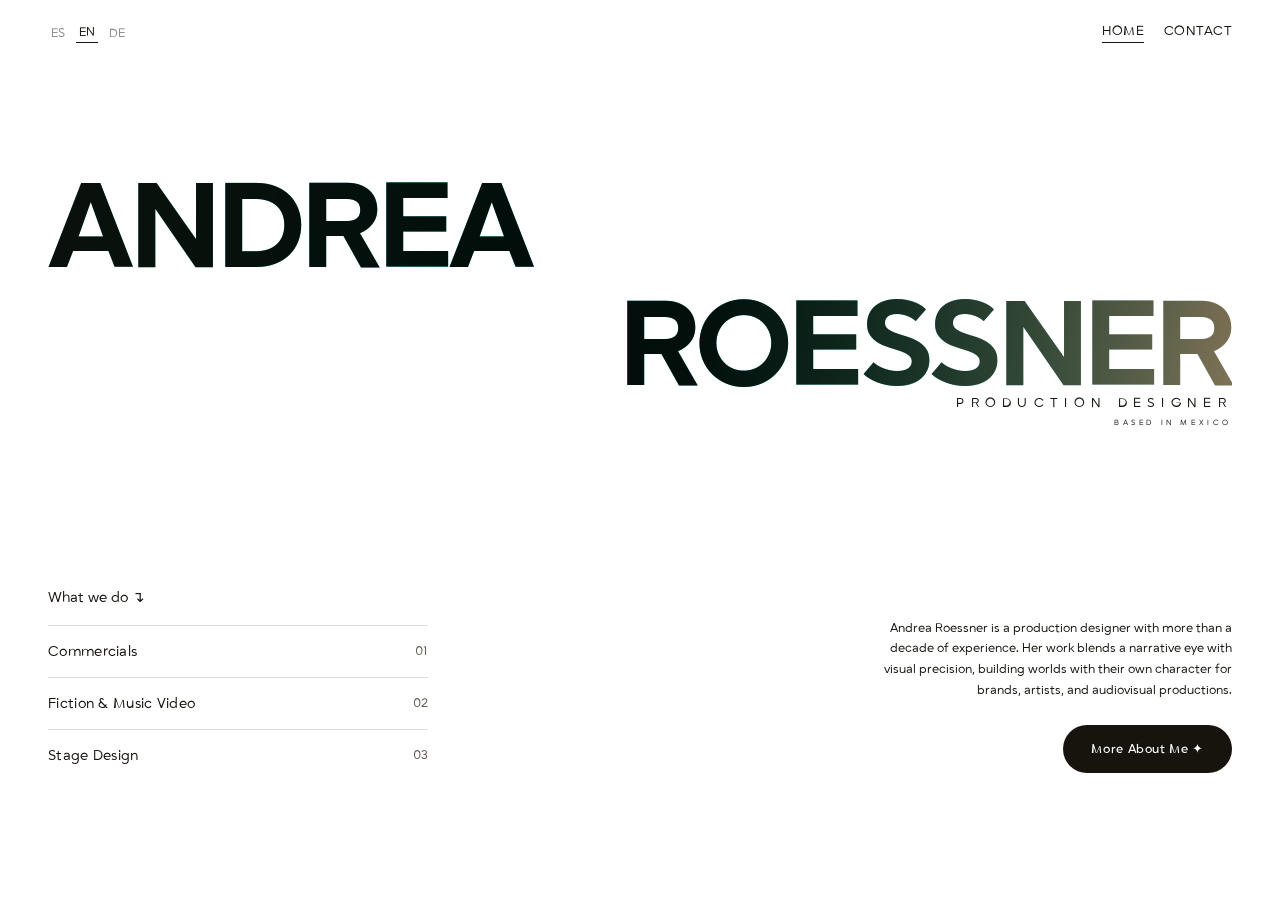
<file: index.html>
<!DOCTYPE html><html lang="es"><head><meta charset="utf-8"><meta name="viewport" content="width=device-width,initial-scale=1"><title>Andrea Roessner — Production Designer</title><meta name="description" content="Andrea Roessner, production designer specialized in commercials, music videos and stage design."><link rel="stylesheet" href="css/style.css"></head><body><div class="page"><div data-nav="home"></div><section class="hero" id="hero"><div class="hero__bg" data-bg="commercials"><img src="assets/comerciales-bg_.jpg" alt=""></div><div class="hero__bg" data-bg="videoclips"><img src="assets/videoclips-bg_.jpg" alt=""></div><div class="hero__bg" data-bg="stagedesign"><img src="assets/escenografias-bg_.jpg" alt=""></div><div class="hero__overlay" data-overlay="commercials"></div><div class="hero__overlay" data-overlay="videoclips"></div><div class="hero__overlay" data-overlay="stagedesign"></div><div class="hero__name"><div class="hero__name-line hero__name-line--andrea aurora-text aurora-5 aurora-commercials" id="name-andrea">ANDREA</div><div class="hero__name-line hero__name-line--roessner aurora-text aurora-5 aurora-commercials" id="name-roessner"><span>RO</span><span>ESSNER</span></div><div class="hero__role" id="role-label" data-i18n="home.role"></div><div class="hero__location" data-i18n="home.location"></div></div><div class="hero__row"><div><div class="hero__what" data-i18n="home.whatWeDo"></div><div id="what-we-do-list"><a class="hero__list-item" data-hover="commercials" href="comerciales.html"><span data-i18n="home.serviceCommercials"></span> <span>01</span> </a><a class="hero__list-item" data-hover="videoclips" href="videoclips.html"><span data-i18n="home.serviceVideoclips"></span> <span>02</span> </a><a class="hero__list-item" data-hover="stagedesign" href="escenografias.html"><span data-i18n="home.serviceStagedesign"></span> <span>03</span></a></div></div><div class="hero__about"><p data-i18n="home.about"></p><a href="https://www.instagram.com/andrea.roessner/" target="_blank" rel="noopener" class="hero__cta" data-i18n="home.cta"></a></div></div></section></div><script src="js/i18n.js"></script><script src="js/partials.js"></script><script src="js/main.js"></script><script src="js/home.js"></script></body></html>
</file>
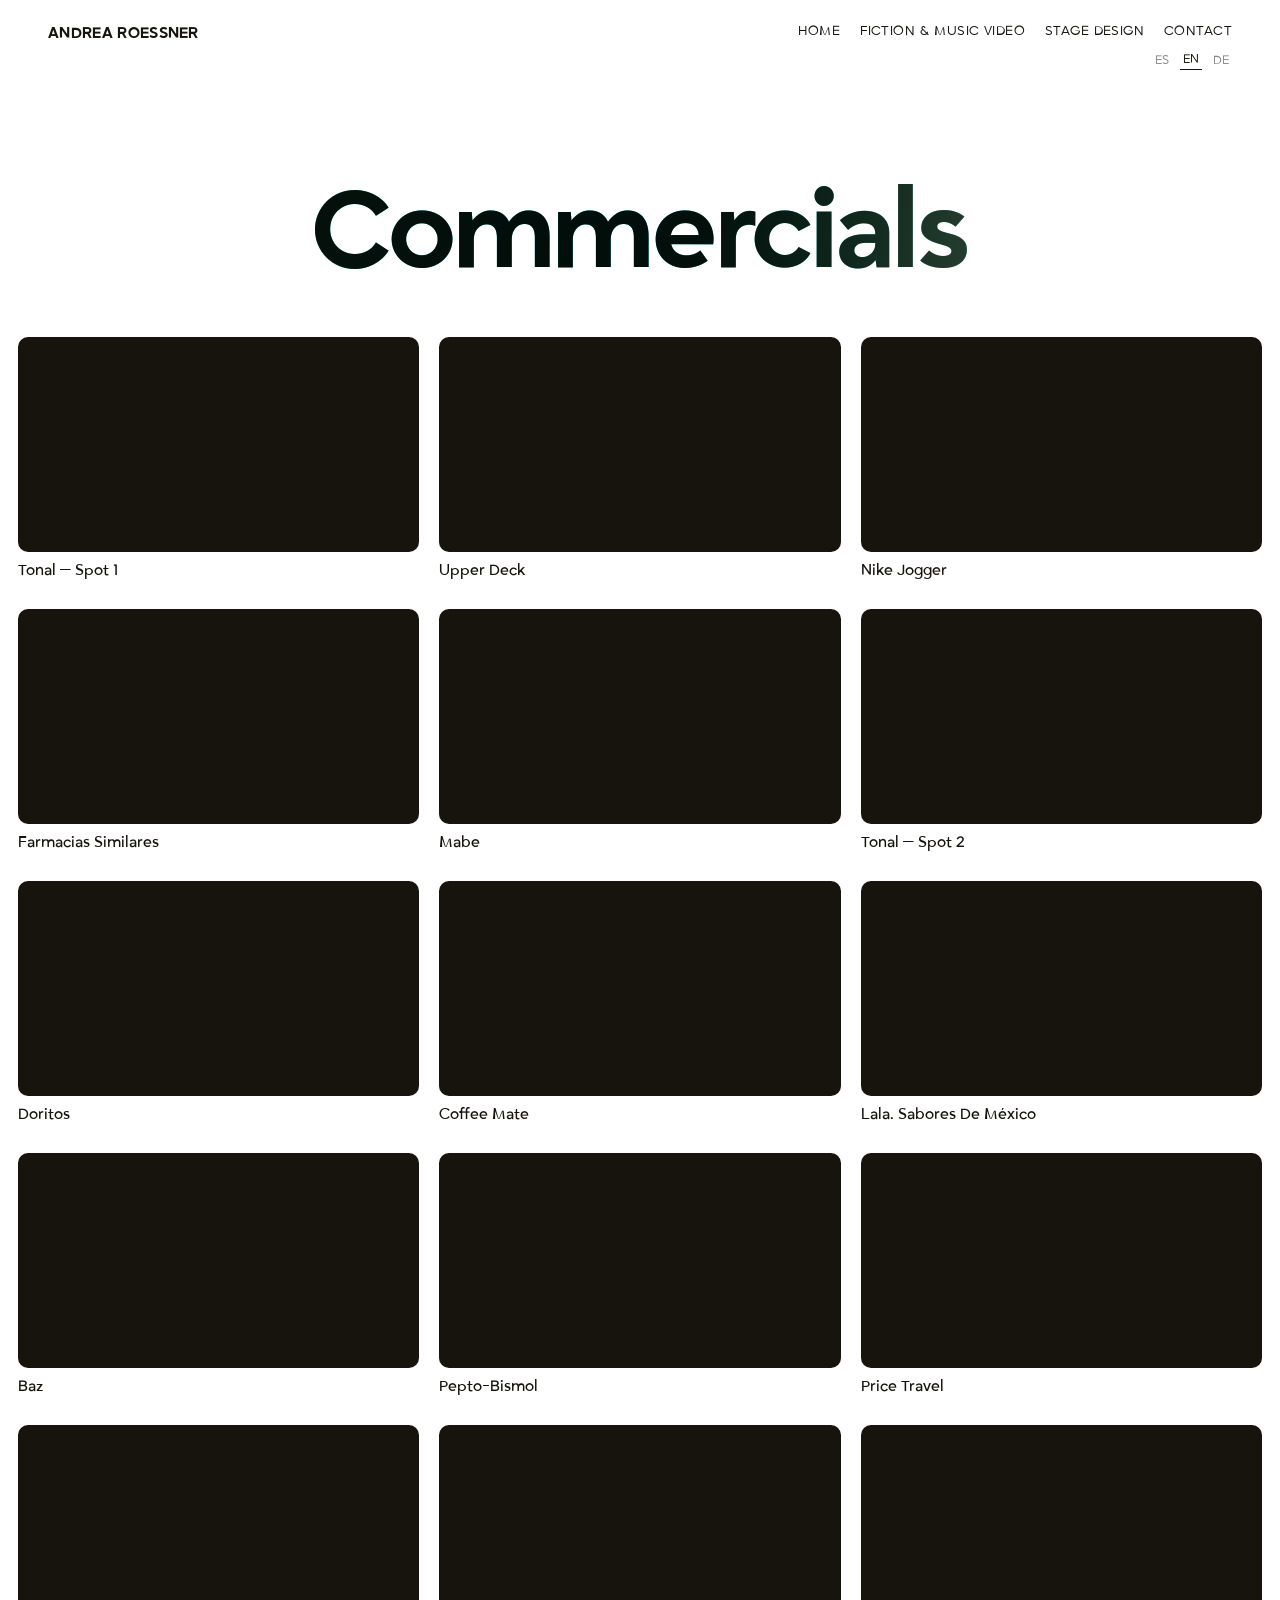
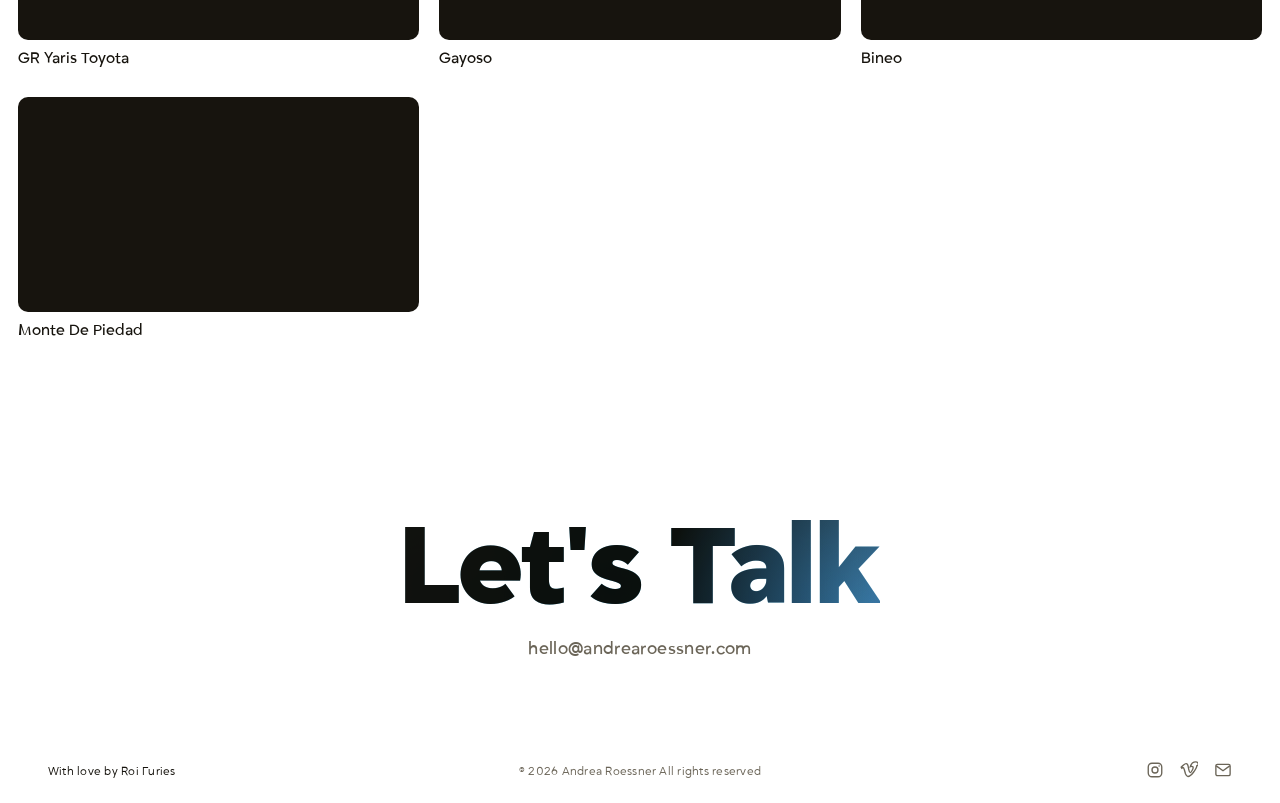
<file: comerciales.html>
<!DOCTYPE html><html lang="es"><head><meta charset="utf-8"><meta name="viewport" content="width=device-width,initial-scale=1"><title>Andrea Roessner — Commercials</title><meta name="description" content="Commercial direction and production design projects by Andrea Roessner."><link rel="stylesheet" href="css/style.css"></head><body data-category="commercials"><div class="page"><div data-nav="commercials"></div><section class="category-hero"><h1 id="category-title" class="aurora-text aurora-5 aurora-commercials"></h1></section><section><div class="project-grid" id="project-grid"></div></section><section class="talk-section"><a href="contacto.html" class="talk-cta aurora-text aurora-5 aurora-talk" data-i18n="contact.title"></a> <a href="mailto:hello@andrearoessner.com" class="talk-email">hello@andrearoessner.com</a></section><div data-footer></div></div><script src="js/i18n.js"></script><script src="js/data.js"></script><script src="js/partials.js"></script><script src="js/main.js"></script><script src="js/category.js"></script></body></html>
</file>
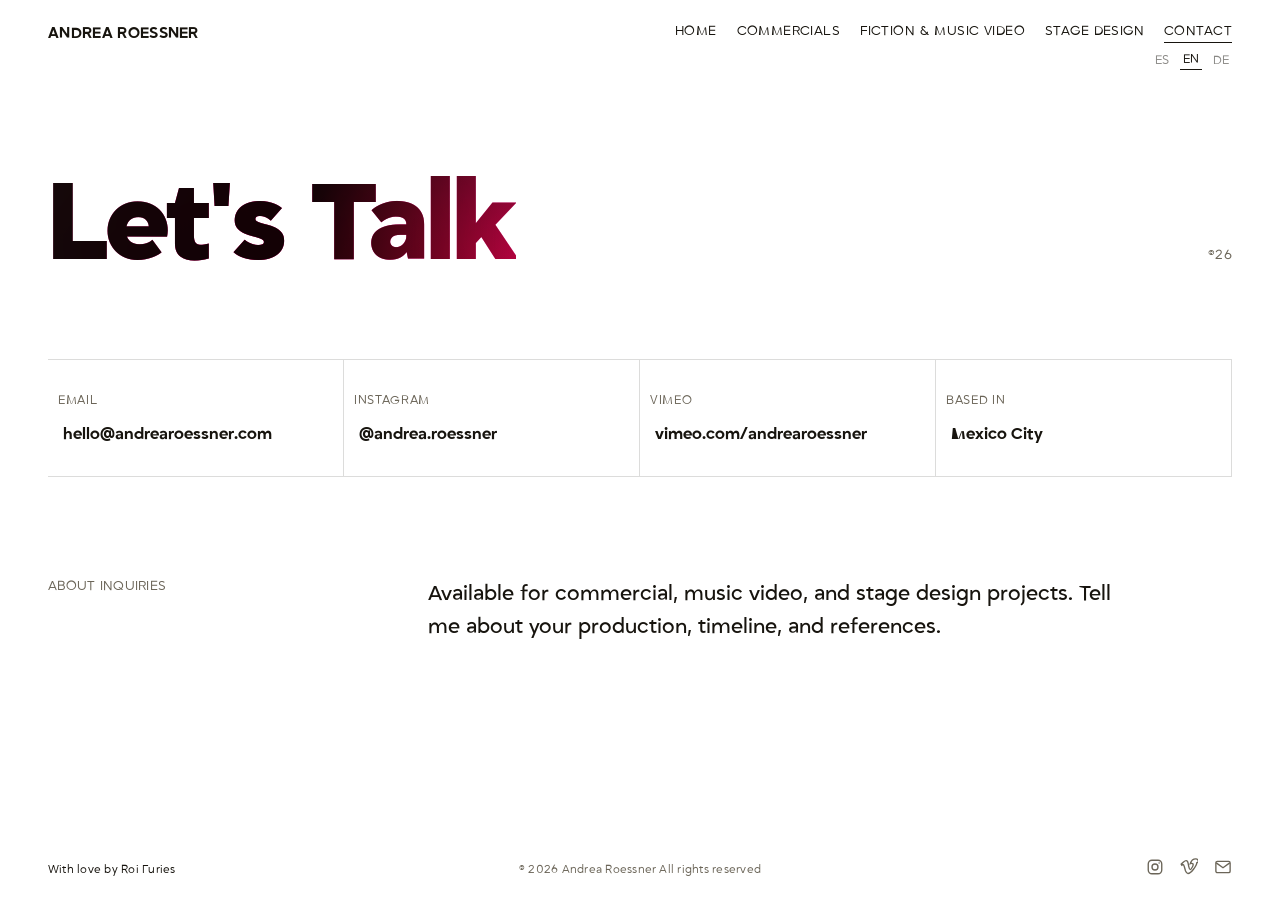
<file: contacto.html>
<!DOCTYPE html><html lang="es"><head><meta charset="utf-8"><meta name="viewport" content="width=device-width,initial-scale=1"><title>Andrea Roessner — Contact</title><meta name="description" content="Get in touch with Andrea Roessner for commercial, music video and stage design projects."><link rel="stylesheet" href="css/style.css"></head><body><div class="page"><div data-nav="contact"></div><section class="contact-hero"><div class="contact-hero__inner"><h1 class="aurora-text aurora-5 aurora-pink" data-i18n="contact.title"></h1><span class="contact-hero__year">©26</span></div></section><section class="contact-grid"><div class="contact-grid__inner" id="contact-grid"></div></section><section class="contact-about"><div class="contact-about__inner"><div class="contact-about__label" data-i18n="contact.aboutLabel"></div><p class="contact-about__text" data-i18n="contact.aboutText"></p></div></section><div data-footer></div></div><script src="js/i18n.js"></script><script src="js/partials.js"></script><script src="js/main.js"></script><script src="js/contact.js"></script></body></html>
</file>
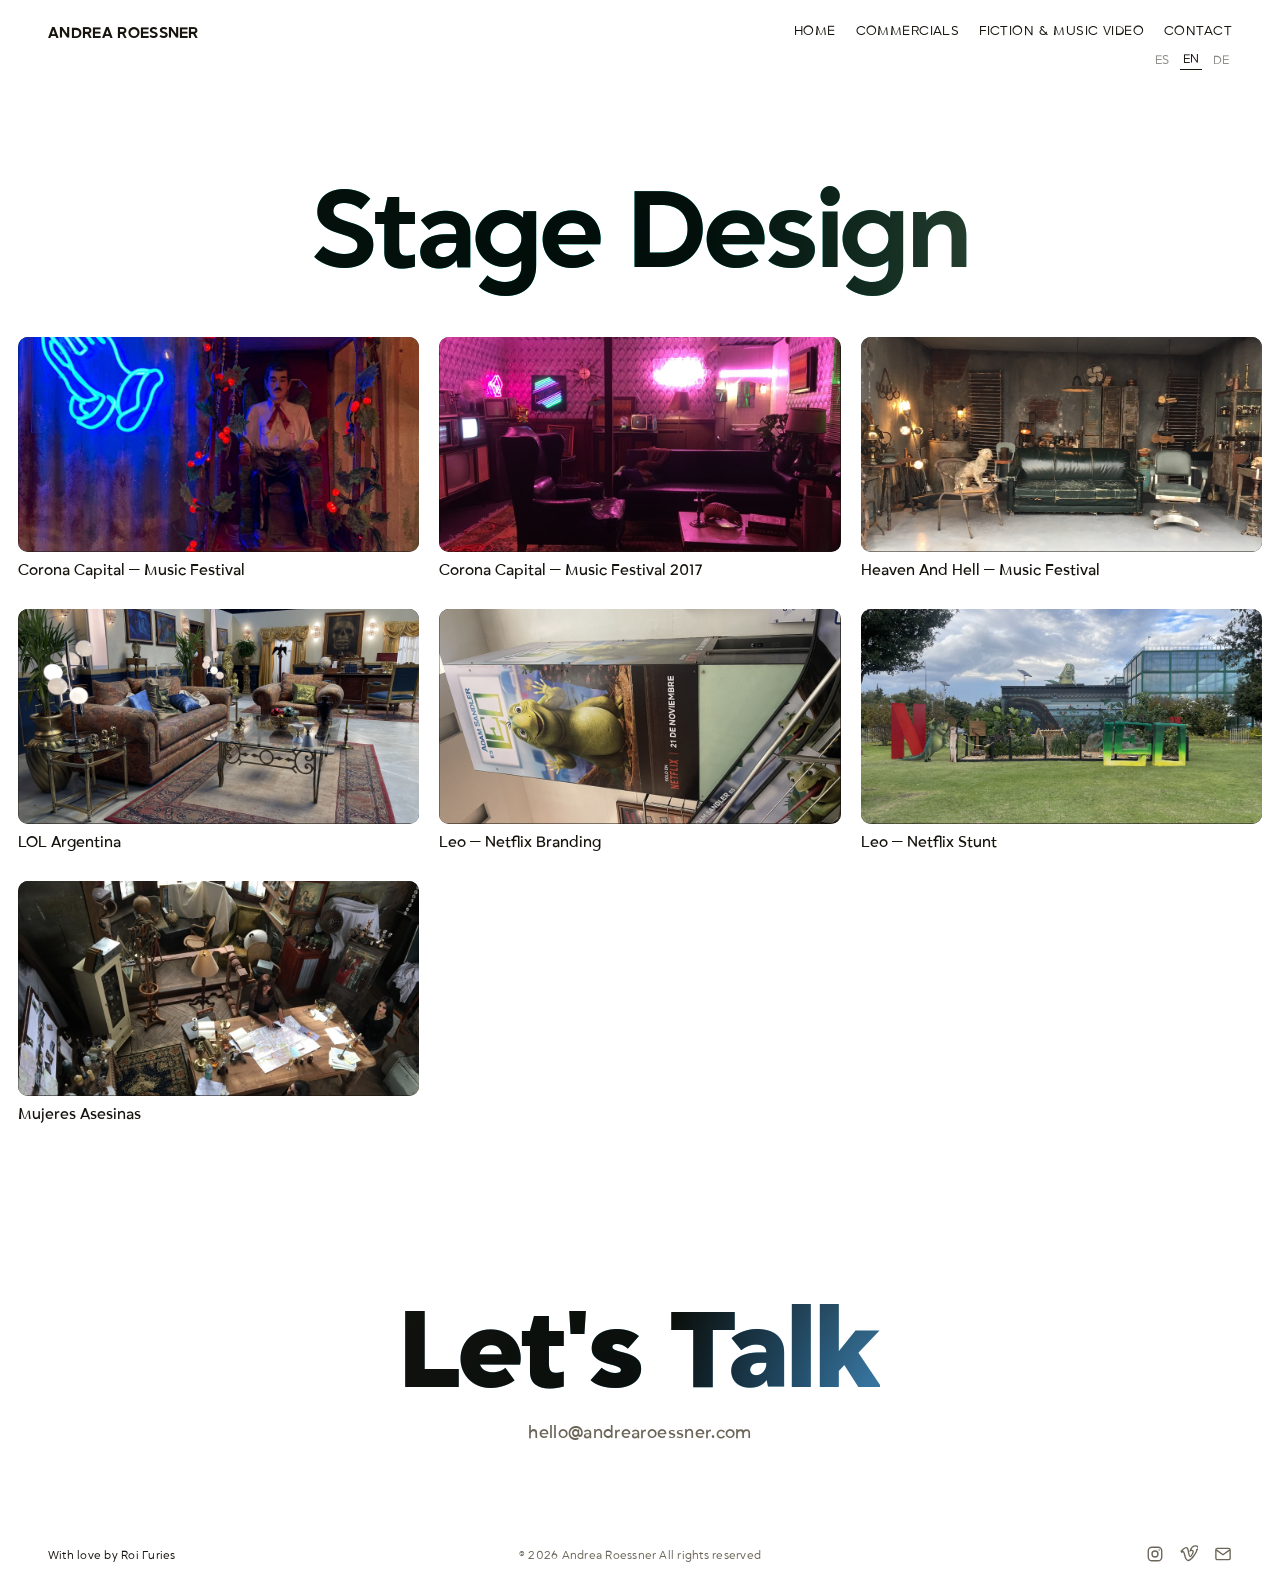
<file: escenografias.html>
<!DOCTYPE html><html lang="es"><head><meta charset="utf-8"><meta name="viewport" content="width=device-width,initial-scale=1"><title>Andrea Roessner — Stage Design</title><meta name="description" content="Stage design and art direction projects by Andrea Roessner."><link rel="stylesheet" href="css/style.css"></head><body data-category="stagedesign"><div class="page"><div data-nav="stagedesign"></div><section class="category-hero"><h1 id="category-title" class="aurora-text aurora-5 aurora-commercials"></h1></section><section><div class="project-grid" id="project-grid"></div></section><section class="talk-section"><a href="contacto.html" class="talk-cta aurora-text aurora-5 aurora-talk" data-i18n="contact.title"></a> <a href="mailto:hello@andrearoessner.com" class="talk-email">hello@andrearoessner.com</a></section><div data-footer></div></div><script src="js/i18n.js"></script><script src="js/data.js"></script><script src="js/partials.js"></script><script src="js/main.js"></script><script src="js/category.js"></script></body></html>
</file>
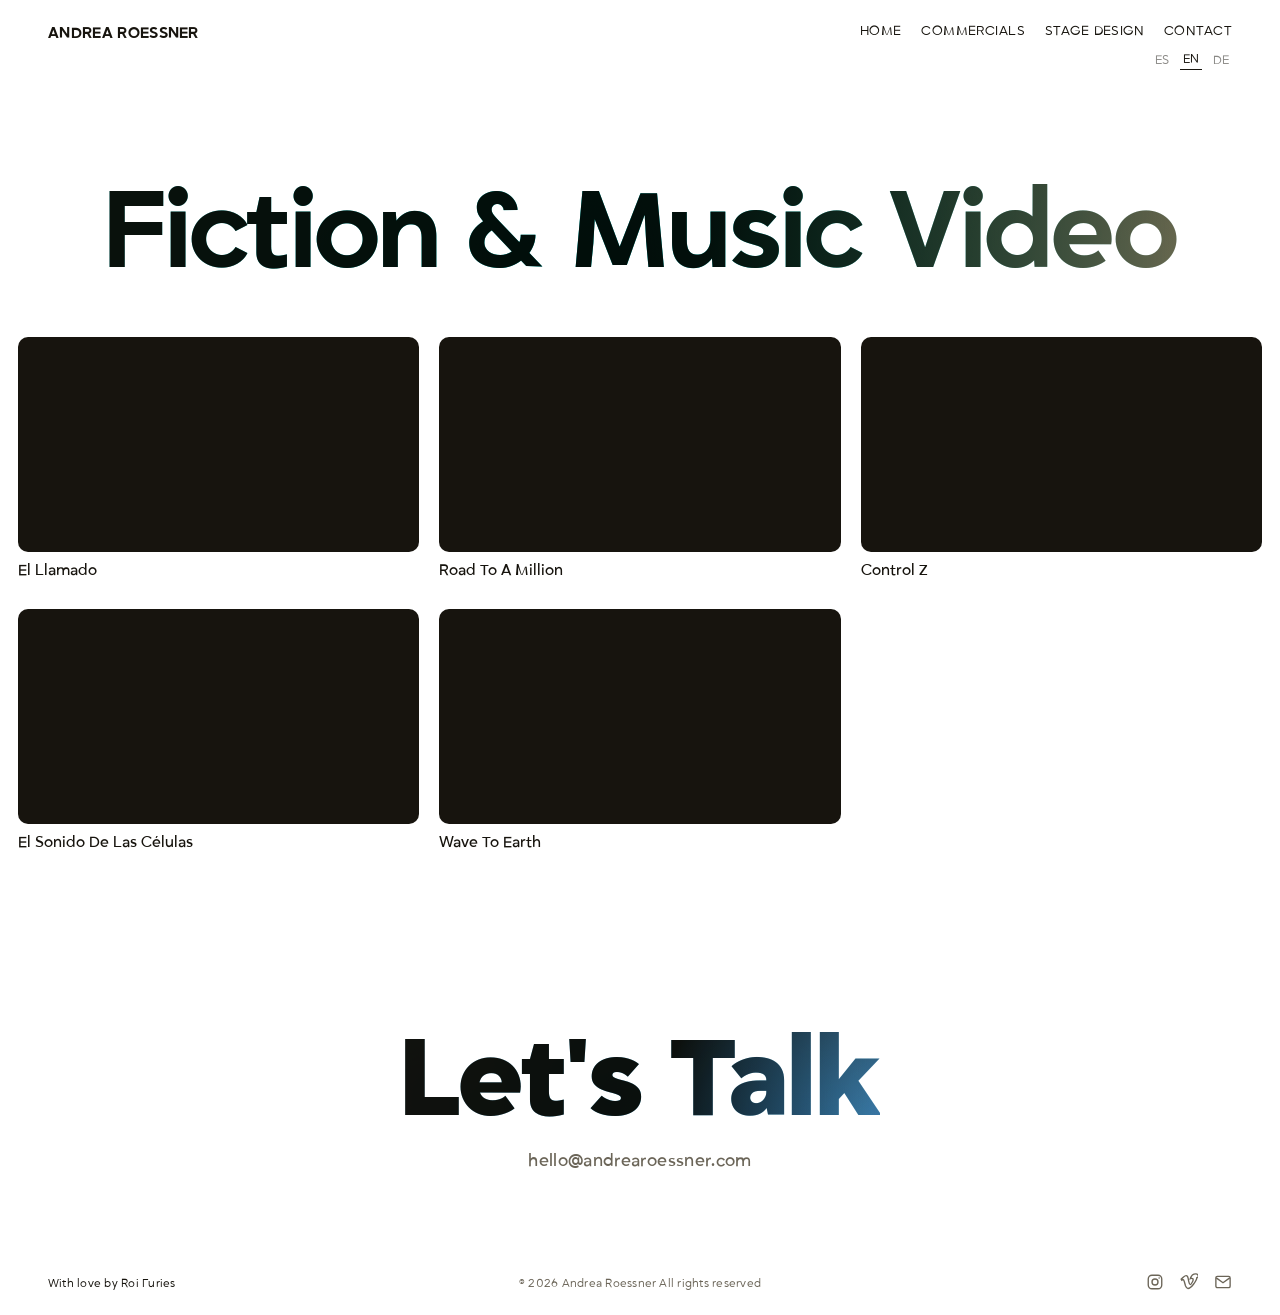
<file: videoclips.html>
<!DOCTYPE html><html lang="es"><head><meta charset="utf-8"><meta name="viewport" content="width=device-width,initial-scale=1"><title>Andrea Roessner — Ficción & Videoclips</title><meta name="description" content="Fiction and music video art direction and production design projects by Andrea Roessner."><link rel="stylesheet" href="css/style.css"></head><body data-category="videoclips"><div class="page"><div data-nav="videoclips"></div><section class="category-hero"><h1 id="category-title" class="aurora-text aurora-5 aurora-commercials"></h1></section><section><div class="project-grid" id="project-grid"></div></section><section class="talk-section"><a href="contacto.html" class="talk-cta aurora-text aurora-5 aurora-talk" data-i18n="contact.title"></a> <a href="mailto:hello@andrearoessner.com" class="talk-email">hello@andrearoessner.com</a></section><div data-footer></div></div><script src="js/i18n.js"></script><script src="js/data.js"></script><script src="js/partials.js"></script><script src="js/main.js"></script><script src="js/category.js"></script></body></html>
</file>
<file: css/style.css>
@font-face{font-family:Grift;src:url('../assets/fonts/Grift-Regular.ttf') format('truetype');font-weight:400;font-display:swap}@font-face{font-family:Grift;src:url('../assets/fonts/Grift-Medium.ttf') format('truetype');font-weight:500;font-display:swap}@font-face{font-family:Grift;src:url('../assets/fonts/Grift-SemiBold.ttf') format('truetype');font-weight:600;font-display:swap}@font-face{font-family:Grift;src:url('../assets/fonts/Grift-Bold.ttf') format('truetype');font-weight:700;font-display:swap}@font-face{font-family:Grift;src:url('../assets/fonts/Grift-Black.ttf') format('truetype');font-weight:900;font-display:swap}:root{--ink:#17140E;--ink-soft:#6B6558;--paper:#FFFFFF;--cream:#F5F3EE;--border:rgba(23, 20, 14, 0.15);--border-active:rgba(245, 243, 238, 0.35)}*{box-sizing:border-box}body,html{margin:0;padding:0}body{background:var(--paper);color:var(--ink);font-family:Grift,sans-serif;min-height:100vh;overflow-x:hidden}a{color:var(--ink);text-decoration:none}img{max-width:100%}@keyframes fadeUp{from{opacity:0;transform:translateY(28px)}to{opacity:1;transform:translateY(0)}}@keyframes fadeInLeft{from{opacity:0;transform:translateX(-40px)}to{opacity:1;transform:translateX(0)}}@keyframes fadeInRight{from{opacity:0;transform:translateX(40px)}to{opacity:1;transform:translateX(0)}}@keyframes auroraMove{0%{background-position:0 50%,100% 0,0 100%,100% 100%}50%{background-position:100% 50%,0 100%,100% 0,0 0}100%{background-position:0 50%,100% 0,0 100%,100% 100%}}@keyframes galleryMarquee{from{transform:translateX(0)}to{transform:translateX(-50%)}}@keyframes spin{to{transform:rotate(360deg)}}.aurora-text{background-image:radial-gradient(circle at 20% 30%,var(--a1,#00c2ff) 0,transparent 45%),radial-gradient(circle at 80% 20%,var(--a2,#ffc640) 0,transparent 45%),radial-gradient(circle at 20% 80%,var(--a3,#33ff8c) 0,transparent 45%),radial-gradient(circle at 80% 80%,var(--a4,#e54cff) 0,transparent 45%);background-size:220% 220%;background-color:var(--ink);background-blend-mode:multiply;-webkit-background-clip:text;background-clip:text;color:transparent;-webkit-text-fill-color:transparent;animation:auroraMove 14s ease-in-out infinite;transition:background-color .5s ease}.aurora-text.aurora-5{background-image:radial-gradient(circle at 20% 30%,var(--a1) 0,transparent 45%),radial-gradient(circle at 80% 20%,var(--a2) 0,transparent 45%),radial-gradient(circle at 20% 80%,var(--a3) 0,transparent 45%),radial-gradient(circle at 80% 80%,var(--a4) 0,transparent 45%),radial-gradient(circle at 50% 50%,var(--a5) 0,transparent 50%)}.aurora-commercials{--a1:#00C2CB;--a2:#FFE38A;--a3:#7FE0D4;--a4:#FF5D8F;--a5:#FF9A76}.aurora-talk{--a1:#7EC8E3;--a2:#3B82C4;--a3:#A9DDF3;--a4:#1E3A6E;--a5:#5AA9DC}.aurora-pink{--a1:#E6007E;--a2:#FF4FA3;--a3:#C90067;--a4:#FF80C0;--a5:#F0006B}.nav{position:fixed;top:0;left:0;right:0;z-index:30;display:grid;grid-template-columns:auto 1fr;align-items:center;row-gap:6px;column-gap:24px;padding:22px 48px;background:rgba(255,255,255,.9);transition:background-color .5s ease}.nav.nav--transparent{background:0 0}.nav__logo{grid-column:1;grid-row:1;justify-self:start;font-weight:700;font-size:16px;letter-spacing:.02em}.nav__links{grid-column:2;grid-row:1;justify-self:end;display:flex;align-items:center;flex-wrap:wrap;gap:12px 20px;font-size:14px;letter-spacing:.03em}.nav .lang-switch{grid-column:2;grid-row:2;justify-self:end}.nav--home{display:flex;align-items:center;justify-content:space-between;flex-wrap:wrap;gap:10px 24px}@media (max-width:700px){.nav{padding:16px 20px}.nav__logo{font-size:13px}.nav__links{font-size:12px;gap:8px 14px}.nav:not(.nav--home){grid-template-columns:1fr;justify-items:center}.nav:not(.nav--home) .nav__logo{grid-column:1;grid-row:1;justify-self:center}.nav:not(.nav--home) .nav__links{grid-column:1;grid-row:2;justify-self:center;justify-content:center}.nav:not(.nav--home) .lang-switch{grid-column:1;grid-row:3;justify-self:center}}.nav__links a{color:inherit;border-bottom:1px solid transparent;transition:color .25s ease,border-color .25s ease;padding-bottom:2px}.nav__links a:hover,.nav__links a[aria-current=page]{border-bottom-color:currentColor}.nav--transparent{color:var(--ink);transition:color .5s ease}.nav--transparent.on-image{color:var(--cream)}.lang-switch{display:flex;gap:8px;font-size:12px;letter-spacing:.05em}.lang-switch button{appearance:none;background:0 0;border:none;font-family:Grift,sans-serif;color:inherit;opacity:.5;cursor:pointer;padding:2px 3px;transition:opacity .25s ease}.lang-switch button:hover{opacity:.9}.lang-switch button[aria-current=true]{opacity:1;border-bottom:1px solid currentColor}.nav__burger{cursor:pointer;display:flex;flex-direction:column;gap:5px;padding:6px}.nav__burger span{width:22px;height:2px;background:currentColor;display:block;transition:background-color .5s ease}.nav__dropdown{position:absolute;top:100%;right:0;margin-top:8px;background:var(--paper);color:var(--ink);border:1px solid var(--border);border-radius:8px;padding:10px 0;min-width:180px;box-shadow:0 12px 32px rgba(0,0,0,.12);display:none;flex-direction:column}.nav__dropdown.open{display:flex}.nav__dropdown a{padding:10px 20px;font-size:14px;letter-spacing:.03em;transition:background-color .2s ease}.nav__dropdown a:hover{background:rgba(0,0,0,.04)}.nav__dropdown .lang-switch{padding:8px 20px 2px;margin-left:0}.footer{display:grid;grid-template-columns:1fr auto 1fr;align-items:center;padding:20px 48px;font-size:12px;letter-spacing:.02em;color:var(--ink-soft);margin-top:auto}.footer__credit{justify-self:start;transition:color .25s ease}.footer__copy{justify-self:center;white-space:nowrap}.footer__social{display:flex;gap:16px;justify-self:end}.footer__social a{color:var(--ink-soft);transition:color .25s ease}.footer__social a:hover{color:var(--ink)}@media (max-width:640px){.footer{grid-template-columns:1fr;justify-items:center;gap:10px;padding:24px 20px;text-align:center}.footer__copy,.footer__credit,.footer__social{justify-self:center}.footer__copy{white-space:normal}}.page{min-height:100vh;display:flex;flex-direction:column}.talk-section{display:flex;flex-direction:column;align-items:center;padding:120px 48px 80px;text-align:center}.talk-cta{font-weight:900;font-size:clamp(56px, 9vw, 160px);letter-spacing:-.01em;transition:opacity .25s ease;line-height:1}.talk-cta:hover{opacity:.6}.talk-email{font-weight:500;font-size:18px;letter-spacing:.02em;color:var(--ink-soft);transition:color .25s ease;margin-top:12px;display:inline-block}.talk-email:hover{color:var(--ink)}.category-hero{padding:170px 48px 40px;text-align:center}.category-hero h1{font-weight:700;font-size:clamp(52px, 9vw, 120px);line-height:1.1;letter-spacing:-.02em;margin:0}.category-blurb{max-width:560px;margin:20px auto 0;font-size:14px;color:var(--ink-soft);line-height:1.6}.project-grid{padding:0 18px 50px;display:grid;grid-template-columns:repeat(3,minmax(0,1fr));gap:28px 20px}@media (max-width:900px){.project-grid{grid-template-columns:repeat(2,minmax(0,1fr))}}@media (max-width:560px){.project-grid{grid-template-columns:1fr}}.project-card{display:block;color:inherit}.project-card__media{position:relative;overflow:hidden;margin-bottom:8px;border-radius:10px;height:215px;background:#17140e}.project-card__media iframe{position:absolute;top:50%;left:50%;width:100%;height:100%;min-width:100%;min-height:100%;transform:translate(-50%,-50%) scale(1.4);border:0;pointer-events:none}.project-card__media img{position:absolute;top:50%;left:50%;width:100%;height:100%;object-fit:cover;transform:translate(-50%,-50%)}.project-card__overlay{position:absolute;inset:0;background:rgba(0,0,0,.55);opacity:0;transition:opacity .3s ease;display:flex;align-items:flex-end;justify-content:space-between;padding:10px 10px 14px;z-index:2}.project-card:hover .project-card__overlay{opacity:1}.project-card:hover .project-card__media iframe{transform:translate(-50%,-50%) scale(1.46)}.project-card:hover .project-card__media img{transform:translate(-50%,-50%) scale(1.12)}.project-card__media img{transition:transform .6s ease}.project-card__media iframe{transition:transform .6s ease}.project-card__overlay span{color:var(--cream);font-size:11px;letter-spacing:.02em}.project-card__watch{position:absolute;top:50%;left:50%;transform:translate(-50%,-50%);border:1px solid var(--cream);border-radius:100px;padding:8px 22px;color:var(--cream);font-size:11px;letter-spacing:.15em;font-weight:600;white-space:nowrap}.project-card__title{font-weight:500;font-size:16px;display:inline-block;border-bottom:1px solid transparent;transition:border-color .3s ease}.project-card:hover .project-card__title{border-bottom-color:var(--ink)}.hero{position:relative;overflow:hidden;display:flex;flex-direction:column;padding:130px 48px 56px;flex:1}.hero__bg{position:absolute;inset:0;opacity:0;transition:opacity .7s ease}.hero__bg img{width:100%;height:100%;object-fit:cover}.hero__bg.active{opacity:1}.hero__overlay{position:absolute;inset:0;background:rgba(0,0,0,.45);opacity:0;transition:opacity .7s ease;pointer-events:none}.hero__overlay.active{opacity:1}.hero__name{position:relative;z-index:2;margin-top:40px}.hero__name-line{font-weight:700;font-size:clamp(52px, 10vw, 140px);line-height:.92;letter-spacing:-.02em;transition:color .5s ease,text-align .4s ease}.hero__name-line--andrea{text-align:left;animation:fadeInLeft 1s ease-out .15s both,auroraMove 14s ease-in-out infinite}.hero__name-line--roessner{text-align:right;animation:fadeInRight 1s ease-out .35s both,auroraMove 14s ease-in-out infinite reverse}.hero__name-line--andrea.justify-left{text-align:left}.hero__role{font-size:14px;letter-spacing:.45em;margin-top:-12px;text-transform:uppercase;transition:color .5s ease;text-align:right}.hero__location{font-size:8px;letter-spacing:.45em;margin-top:6px;text-transform:uppercase;transition:color .5s ease;text-align:right}.hero__row{position:relative;z-index:2;display:grid;grid-template-columns:minmax(260px,380px) 1fr;gap:60px;margin-top:160px;animation:fadeUp .9s ease-out .3s both}@media (max-width:760px){.hero__row{grid-template-columns:1fr;margin-top:80px}.hero__about{align-items:flex-start!important;text-align:left!important}.hero__about p{text-align:left!important;width:auto!important}.hero__role{margin-left:0!important;margin-top:14px;letter-spacing:.25em;text-align:left}.hero__location{text-align:left;letter-spacing:.25em}.hero__name-line{letter-spacing:-.01em}}.hero__what{font-size:15px;margin-bottom:18px;transition:color .5s ease}.hero__list-item{display:flex;align-items:center;justify-content:space-between;padding:16px 0;border-top:1px solid var(--border);cursor:pointer;transition:all .5s ease;color:inherit;text-decoration:none}.hero__list-item.active{border-top-color:var(--border-active);color:var(--cream)}.hero__list-item span:first-child{font-size:15px;letter-spacing:.02em}.hero__list-item span:last-child{font-size:13px;color:#5c5648;transition:color .5s ease}.hero.on-image .hero__list-item span:last-child{color:rgba(245,243,238,.7)}.hero__about{display:flex;flex-direction:column;gap:24px;align-items:flex-end}.hero__about p{font-size:13px;line-height:1.6;max-width:480px;margin:30px 0 0;transition:color .5s ease;text-align:right;width:364px;max-width:100%}.hero__cta{display:inline-flex;align-items:center;gap:10px;font-size:13px;font-weight:500;letter-spacing:.05em;padding:16px 28px;border-radius:100px;background:var(--ink);color:var(--paper);transition:transform .4s ease,background-color .5s ease,color .5s ease}.hero__cta:hover{transform:translateY(-2px)}.hero.on-image .aurora-text{background-color:var(--cream)}.hero.on-image .hero__location,.hero.on-image .hero__role,.hero.on-image .hero__what{color:var(--cream)}.hero.on-image .hero__about p{color:rgba(245,243,238,.7)}.hero.on-image .hero__cta{background:var(--cream);color:var(--ink)}.detail-title-section{padding:150px 48px 0;padding-top:115px}.detail-title-section h1{font-weight:900;font-size:clamp(48px, 8vw, 110px);line-height:.95;letter-spacing:-.02em;margin:40px 0 0}.detail-video{position:relative;overflow:hidden;height:70vh;max-height:760px;background:var(--ink);cursor:pointer;margin-top:12px}.detail-video iframe{position:absolute;top:50%;left:50%;width:100%;height:100%;min-width:100%;min-height:100%;transform:translate(-50%,-50%) scale(1.15);border:0;pointer-events:none}.detail-video__overlay{position:absolute;inset:0;background:rgba(0,0,0,0);opacity:0;transition:opacity .3s ease,background .3s ease;display:flex;align-items:center;justify-content:center}.detail-video__overlay[hidden]{display:none}.detail-video:hover .detail-video__overlay{opacity:1;background:rgba(0,0,0,.75)}.detail-video__watch{display:flex;align-items:center;gap:10px;border:1px solid var(--cream);border-radius:100px;padding:14px 32px}.detail-video__watch span{color:var(--cream);font-size:14px;letter-spacing:.15em;font-weight:600}.detail-video--stills{cursor:default}.detail-hero-carousel{position:absolute;inset:0}.detail-hero-carousel img{position:absolute;inset:0;width:100%;height:100%;object-fit:cover;opacity:0;transition:opacity 1s ease;cursor:pointer}.detail-hero-carousel img.active{opacity:1}.detail-meta{padding:48px 48px 0}.detail-meta__inner{max-width:1200px;margin:0 auto;display:flex;gap:60px;justify-content:center;flex-wrap:wrap}.detail-meta__item{display:flex;flex-direction:column;align-items:center}.detail-meta__label{font-size:13px;letter-spacing:.05em;color:var(--ink-soft);text-transform:uppercase;margin-bottom:8px}.detail-meta__value{font-weight:700;font-size:18px}.detail-gallery{padding:64px 0 0;overflow:hidden}.detail-gallery__track{display:flex;gap:20px;width:max-content;animation:galleryMarquee 75s linear infinite}.detail-gallery__track.paused{animation-play-state:paused}.detail-gallery__item{position:relative;flex:0 0 420px;aspect-ratio:16/9;border-radius:10px;overflow:hidden;cursor:pointer}.detail-gallery__item img{width:100%;height:100%;object-fit:cover;display:block}.lightbox{position:fixed;inset:0;background:rgba(23,20,14,.92);z-index:50;display:flex;align-items:center;justify-content:center;padding:60px}.lightbox[hidden]{display:none}.lightbox__frame{position:relative;width:100%;max-width:1100px;aspect-ratio:16/9}.lightbox__frame img{width:100%;height:100%;object-fit:cover;border-radius:8px;transition:opacity .3s ease}.lightbox__close,.video-fullscreen__close{position:absolute;top:32px;right:48px;color:var(--cream);font-size:14px;letter-spacing:.05em;cursor:pointer}.video-fullscreen{position:fixed;inset:0;background:#000;z-index:60}.video-fullscreen[hidden]{display:none}.video-fullscreen iframe{width:100%;height:100%;border:0}.contact-hero{padding:170px 48px 0}.contact-hero__inner{display:flex;align-items:baseline;justify-content:space-between;max-width:1200px;margin:0 auto}.contact-hero h1{font-weight:900;font-size:clamp(52px, 9vw, 120px);line-height:.95;letter-spacing:-.02em;margin:0}.contact-hero__year{font-size:14px;letter-spacing:.03em;color:var(--ink-soft)}.contact-grid{padding:80px 48px 0}.contact-grid__inner{max-width:1200px;margin:0 auto;display:grid;grid-template-columns:repeat(4,minmax(0,1fr));border-top:1px solid var(--border)}@media (max-width:700px){.contact-grid__inner{grid-template-columns:repeat(2,minmax(0,1fr))}}.contact-grid__cell{display:flex;flex-direction:column;gap:16px;padding:32px 24px 32px 0;border-bottom:1px solid var(--border);border-right:1px solid var(--border);transition:opacity .25s ease}a.contact-grid__cell:hover{opacity:.55}.contact-grid__label{font-size:13px;letter-spacing:.05em;color:var(--ink-soft);text-transform:uppercase;margin-left:10px}.contact-grid__value{font-weight:700;font-size:clamp(14px,1.3vw,18px);word-break:break-word;overflow-wrap:break-word;margin-left:15px}.contact-about{padding:100px 48px 100px;flex:1}.contact-about__inner{max-width:1200px;margin:0 auto;display:grid;grid-template-columns:minmax(220px,320px) 1fr;gap:60px}@media (max-width:700px){.contact-about__inner{grid-template-columns:1fr}}.contact-about__label{font-size:14px;letter-spacing:.02em;color:var(--ink-soft);text-transform:uppercase}.contact-about__text{font-size:22px;line-height:1.5;margin:0;max-width:720px;font-weight:500}[data-reveal]{opacity:0;transform:translateY(24px);transition:opacity .8s ease,transform .8s ease}[data-reveal].in-view{opacity:1;transform:translateY(0)}
</file>
